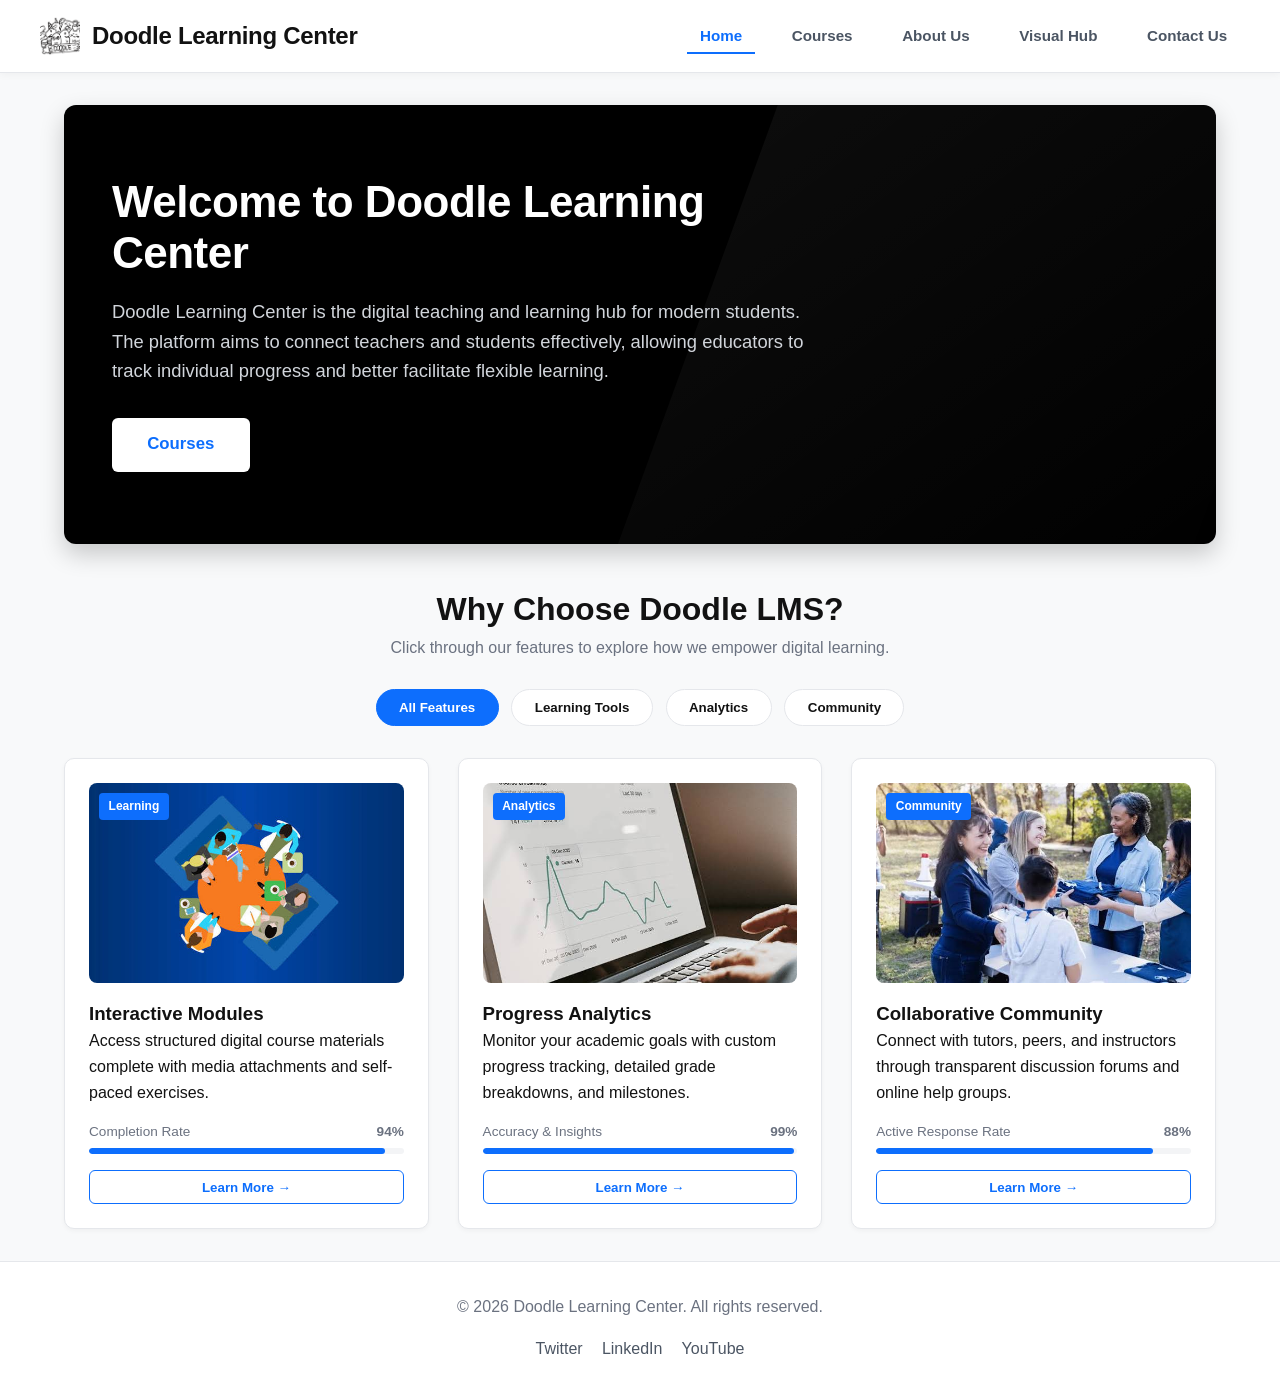
<file: index.html>
<!DOCTYPE html>
<html lang="en">
<head>
  <meta charset="UTF-8">
  <meta name="viewport" content="width=device-width, initial-scale=1.0">
  <title>Doodle Learning Center | Home</title>
  <link rel="stylesheet" href="css/style.css">
  <script src="js/main.js" defer></script>
</head>
<body>

  <header role="banner">
    <div class="header-container">
      <div class="logo-area">
        <img src="images/logo-thumb.png" alt="Doodle Learning Center Logo" class="logo-img">
        <h1>Doodle Learning Center</h1>
      </div>
      <nav role="navigation" aria-label="Main Navigation">
        <ul>
          <li><a href="index.html" class="active">Home</a></li>
          <li><a href="courses.html">Courses</a></li>
          <li><a href="about.html">About Us</a></li>
          <li><a href="media.html">Visual Hub</a></li>
          <li><a href="contact.html">Contact Us</a></li>
        </ul>
      </nav>
    </div>
  </header>

  <main role="main">
    <!-- Sleek DIU-Style Dark Banner -->
    <section class="hero" aria-labelledby="hero-heading">
      <div class="hero-content">
        <h2 id="hero-heading">Welcome to Doodle Learning Center</h2>
        <p>
          Doodle Learning Center is the digital teaching and learning hub for modern students. The platform aims to connect teachers and students effectively, allowing educators to track individual progress and better facilitate flexible learning.
        </p>
        <a href="courses.html" class="btn-hero">Courses</a>
      </div>
    </section>

    <!-- Why Choose Doodle Section -->
    <section class="why-choose-section" aria-labelledby="features-heading">
      <h2 id="features-heading" class="section-title">Why Choose Doodle LMS?</h2>
      <p class="section-subtitle">Click through our features to explore how we empower digital learning.</p>

      <!-- Filter Tabs -->
      <div class="filter-tabs" role="tablist" aria-label="Feature categories">
        <button class="tab-btn active" data-filter="all" role="tab" aria-selected="true">All Features</button>
        <button class="tab-btn" data-filter="learning" role="tab" aria-selected="false">Learning Tools</button>
        <button class="tab-btn" data-filter="analytics" role="tab" aria-selected="false">Analytics</button>
        <button class="tab-btn" data-filter="community" role="tab" aria-selected="false">Community</button>
      </div>

      <!-- Feature Card Grid -->
      <div class="card-grid">
        
        <!-- Card 1 -->
        <article class="card interactive-card" data-category="learning">
          <div class="img-container">
            <img src="images/course-interactive.jpg" alt="Student reading online lessons">
            <span class="badge">Learning</span>
          </div>
          <h3>Interactive Modules</h3>
          <p>Access structured digital course materials complete with media attachments and self-paced exercises.</p>

          <div class="stat-bar">
            <div class="stat-info">
              <span>Completion Rate</span>
              <strong>94%</strong>
            </div>
            <div class="progress-line"><span style="width: 94%;"></span></div>
          </div>

          <button class="btn-learn-more" data-feature="modules">Learn More &rarr;</button>
        </article>

        <!-- Card 2 -->
        <article class="card interactive-card" data-category="analytics">
          <div class="img-container">
            <img src="images/course-analytics.jpg" alt="Analytics dashboard setup">
            <span class="badge">Analytics</span>
          </div>
          <h3>Progress Analytics</h3>
          <p>Monitor your academic goals with custom progress tracking, detailed grade breakdowns, and milestones.</p>

          <div class="stat-bar">
            <div class="stat-info">
              <span>Accuracy & Insights</span>
              <strong>99%</strong>
            </div>
            <div class="progress-line"><span style="width: 99%;"></span></div>
          </div>

          <button class="btn-learn-more" data-feature="analytics">Learn More &rarr;</button>
        </article>

        <!-- Card 3 -->
        <article class="card interactive-card" data-category="community">
          <div class="img-container">
            <img src="images/course-community.jpg" alt="Peer collaboration group discussion">
            <span class="badge">Community</span>
          </div>
          <h3>Collaborative Community</h3>
          <p>Connect with tutors, peers, and instructors through transparent discussion forums and online help groups.</p>

          <div class="stat-bar">
            <div class="stat-info">
              <span>Active Response Rate</span>
              <strong>88%</strong>
            </div>
            <div class="progress-line"><span style="width: 88%;"></span></div>
          </div>

          <button class="btn-learn-more" data-feature="community">Learn More &rarr;</button>
        </article>

      </div>

      <!-- Feature Modal Popup -->
      <div class="modal" id="featureModal" role="dialog" aria-modal="true" aria-labelledby="modalTitle">
        <div class="feature-modal-card">
          <span class="modal-close" id="closeFeatureModal" aria-label="Close modal">&times;</span>
          <h3 id="modalTitle">Feature Details</h3>
          <p id="modalDescription">Detailed information will display here...</p>
          <ul id="modalBullets" class="modal-list"></ul>
        </div>
      </div>
    </section>
  </main>

  <footer role="contentinfo">
    <div class="footer-content">
      <p>&copy; 2026 Doodle Learning Center. All rights reserved.</p>
      <div class="social-links">
        <a href="#" aria-label="Twitter">Twitter</a>
        <a href="#" aria-label="LinkedIn">LinkedIn</a>
        <a href="#" aria-label="YouTube">YouTube</a>
      </div>
    </div>
  </footer>

</body>
</html>
</file>
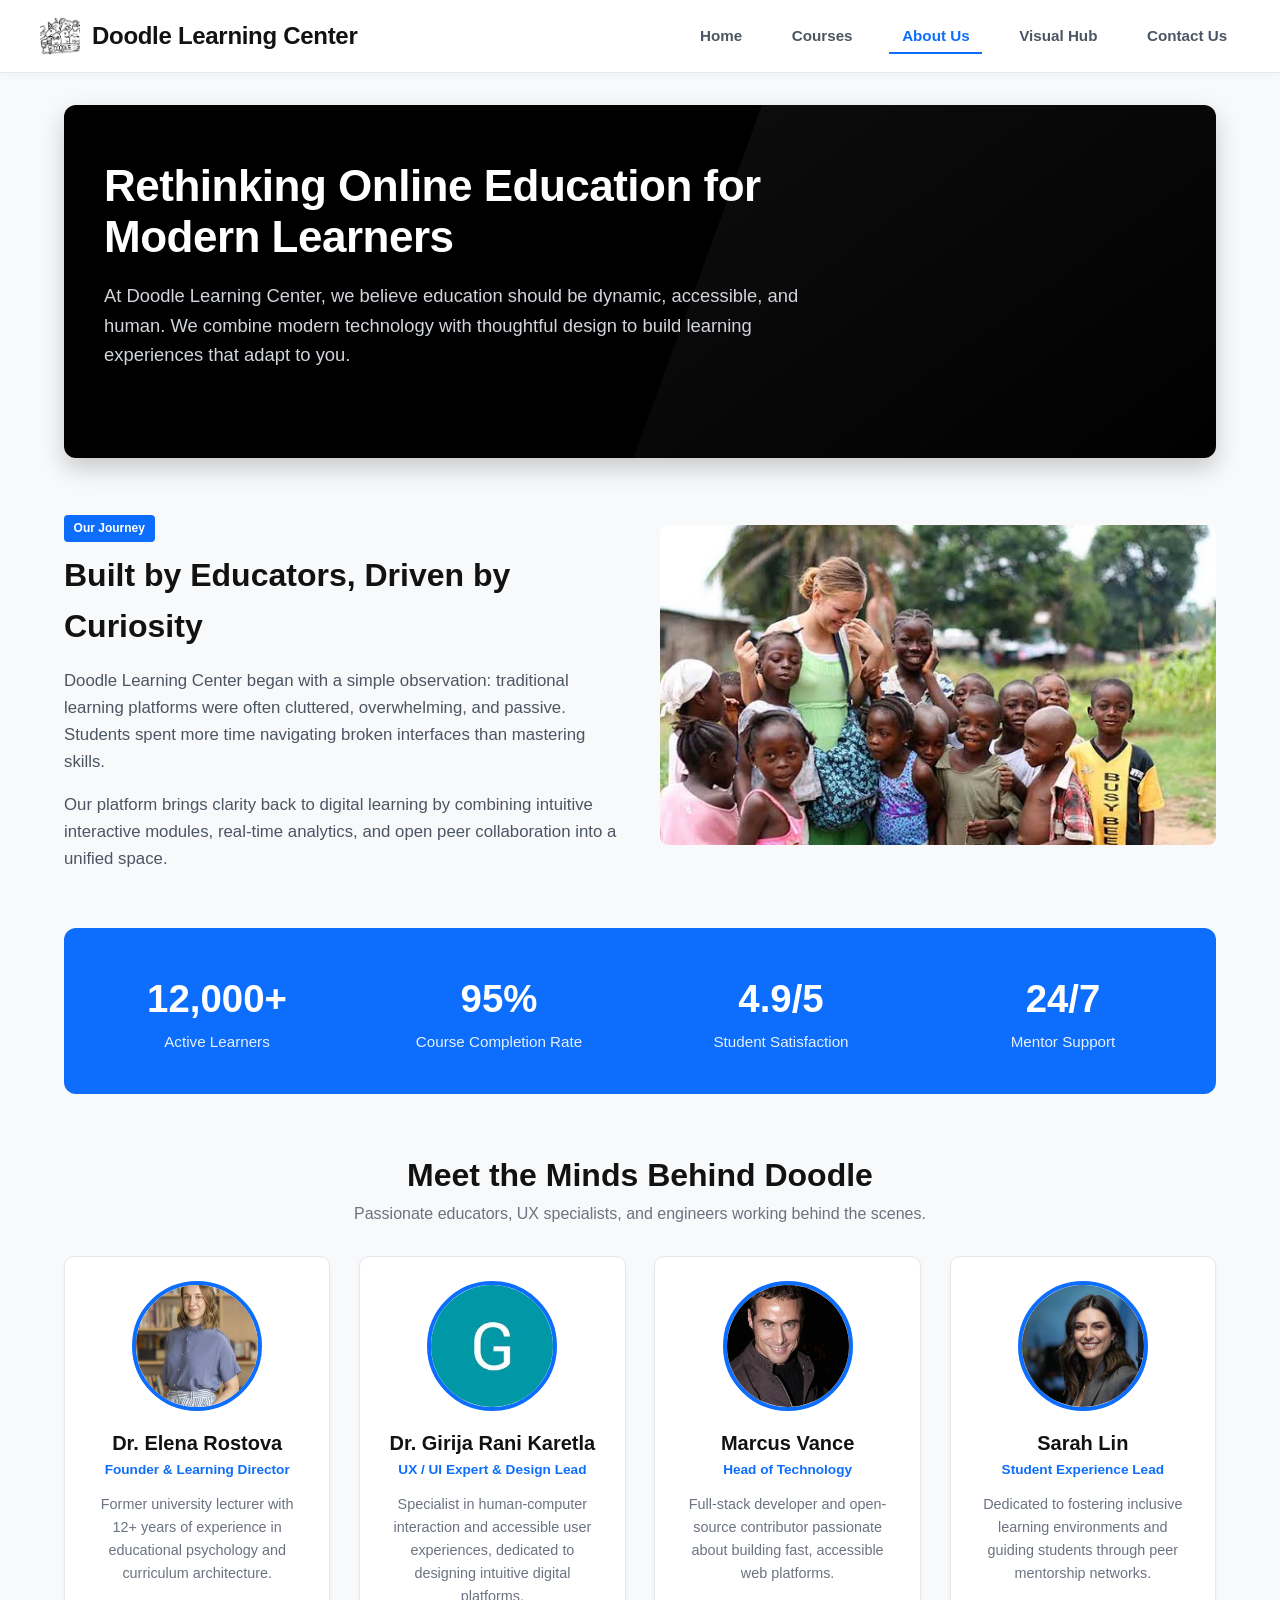
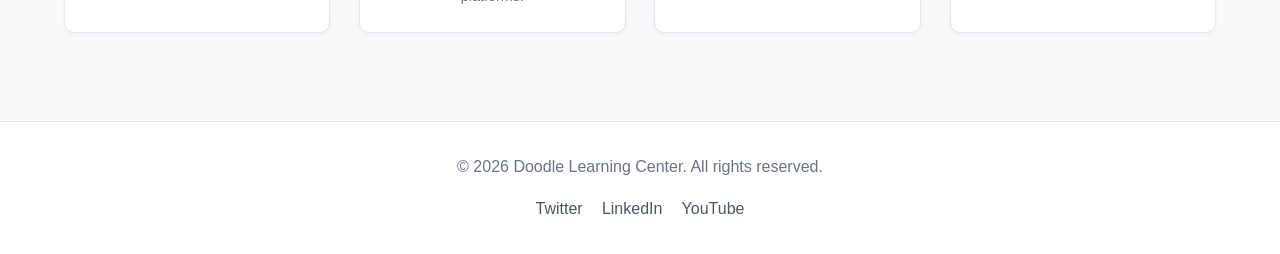
<file: about.html>
<!DOCTYPE html>
<html lang="en">
<head>
  <meta charset="UTF-8">
  <meta name="viewport" content="width=device-width, initial-scale=1.0">
  <title>Doodle Learning Center | About Us</title>
  <link rel="stylesheet" href="css/style.css">
  <script src="js/main.js" defer></script>
</head>
<body>

  <header role="banner">
    <div class="header-container">
      <div class="logo-area">
        <img src="images/logo-thumb.png" alt="Doodle Learning Center Logo" class="logo-img">
        <h1>Doodle Learning Center</h1>
      </div>
      <nav role="navigation" aria-label="Main Navigation">
        <ul>
          <li><a href="index.html">Home</a></li>
          <li><a href="courses.html">Courses</a></li>
          <li><a href="about.html" class="active">About Us</a></li>
          <li><a href="media.html">Visual Hub</a></li>
          <li><a href="contact.html">Contact Us</a></li>
        </ul>
      </nav>
    </div>
  </header>

  <main role="main">
    <section class="hero about-hero" aria-labelledby="about-heading">
      <div class="hero-content">
        <h2 id="about-heading">Rethinking Online Education for Modern Learners</h2>
        <p>
          At Doodle Learning Center, we believe education should be dynamic, accessible, and human. We combine modern technology with thoughtful design to build learning experiences that adapt to you.
        </p>
      </div>
    </section>

    <!-- Story Section -->
    <section class="story-section" aria-labelledby="story-heading">
      <div class="two-column-grid">
        <div class="story-content">
          <span class="badge badge-accent">Our Journey</span>
          <h2 id="story-heading" class="section-title text-left">Built by Educators, Driven by Curiosity</h2>
          <p>
            Doodle Learning Center began with a simple observation: traditional learning platforms were often cluttered, overwhelming, and passive. Students spent more time navigating broken interfaces than mastering skills.
          </p>
          <p>
            Our platform brings clarity back to digital learning by combining intuitive interactive modules, real-time analytics, and open peer collaboration into a unified space.
          </p>
        </div>
        <div class="story-image">
          <div class="img-container feature-img">
            <img src="images/about-mission.jpg" alt="Students collaborating in a bright modern study room">
          </div>
        </div>
      </div>
    </section>

    <!-- Impact Stats Banner -->
    <section class="stats-banner" aria-label="Key Impact Statistics">
      <div class="stats-grid">
        <div class="stat-card">
          <span class="stat-number">12,000+</span>
          <span class="stat-label">Active Learners</span>
        </div>
        <div class="stat-card">
          <span class="stat-number">95%</span>
          <span class="stat-label">Course Completion Rate</span>
        </div>
        <div class="stat-card">
          <span class="stat-number">4.9/5</span>
          <span class="stat-label">Student Satisfaction</span>
        </div>
        <div class="stat-card">
          <span class="stat-number">24/7</span>
          <span class="stat-label">Mentor Support</span>
        </div>
      </div>
    </section>

    <!-- Faculty Team Section -->
    <section class="team-section" aria-labelledby="team-heading">
      <h2 id="team-heading" class="section-title">Meet the Minds Behind Doodle</h2>
      <p class="section-subtitle">Passionate educators, UX specialists, and engineers working behind the scenes.</p>

      <div class="card-grid team-grid">
        
        <!-- Team Member 1 -->
        <article class="card team-card">
          <div class="team-img-wrapper">
            <img src="images/team-1.jpg" alt="Portrait of Dr. Elena Rostova">
          </div>
          <h3>Dr. Elena Rostova</h3>
          <span class="team-role">Founder & Learning Director</span>
          <p>Former university lecturer with 12+ years of experience in educational psychology and curriculum architecture.</p>
        </article>

        <!-- Team Member 2: Dr. Girija Rani Karetla -->
        <article class="card team-card">
          <div class="team-img-wrapper">
            <img src="images/team-4.jpg" alt="Portrait of Dr. Girija Rani Karetla">
          </div>
          <h3>Dr. Girija Rani Karetla</h3>
          <span class="team-role">UX / UI Expert & Design Lead</span>
          <p>Specialist in human-computer interaction and accessible user experiences, dedicated to designing intuitive digital platforms.</p>
        </article>

        <!-- Team Member 3 -->
        <article class="card team-card">
          <div class="team-img-wrapper">
            <img src="images/team-2.jpg" alt="Portrait of Marcus Vance">
          </div>
          <h3>Marcus Vance</h3>
          <span class="team-role">Head of Technology</span>
          <p>Full-stack developer and open-source contributor passionate about building fast, accessible web platforms.</p>
        </article>

        <!-- Team Member 4 -->
        <article class="card team-card">
          <div class="team-img-wrapper">
            <img src="images/team-3.jpg" alt="Portrait of Sarah Lin">
          </div>
          <h3>Sarah Lin</h3>
          <span class="team-role">Student Experience Lead</span>
          <p>Dedicated to fostering inclusive learning environments and guiding students through peer mentorship networks.</p>
        </article>

      </div>
    </section>
  </main>

  <footer role="contentinfo">
    <div class="footer-content">
      <p>&copy; 2026 Doodle Learning Center. All rights reserved.</p>
      <div class="social-links">
        <a href="#" aria-label="Twitter">Twitter</a>
        <a href="#" aria-label="LinkedIn">LinkedIn</a>
        <a href="#" aria-label="YouTube">YouTube</a>
      </div>
    </div>
  </footer>

</body>
</html>
</file>
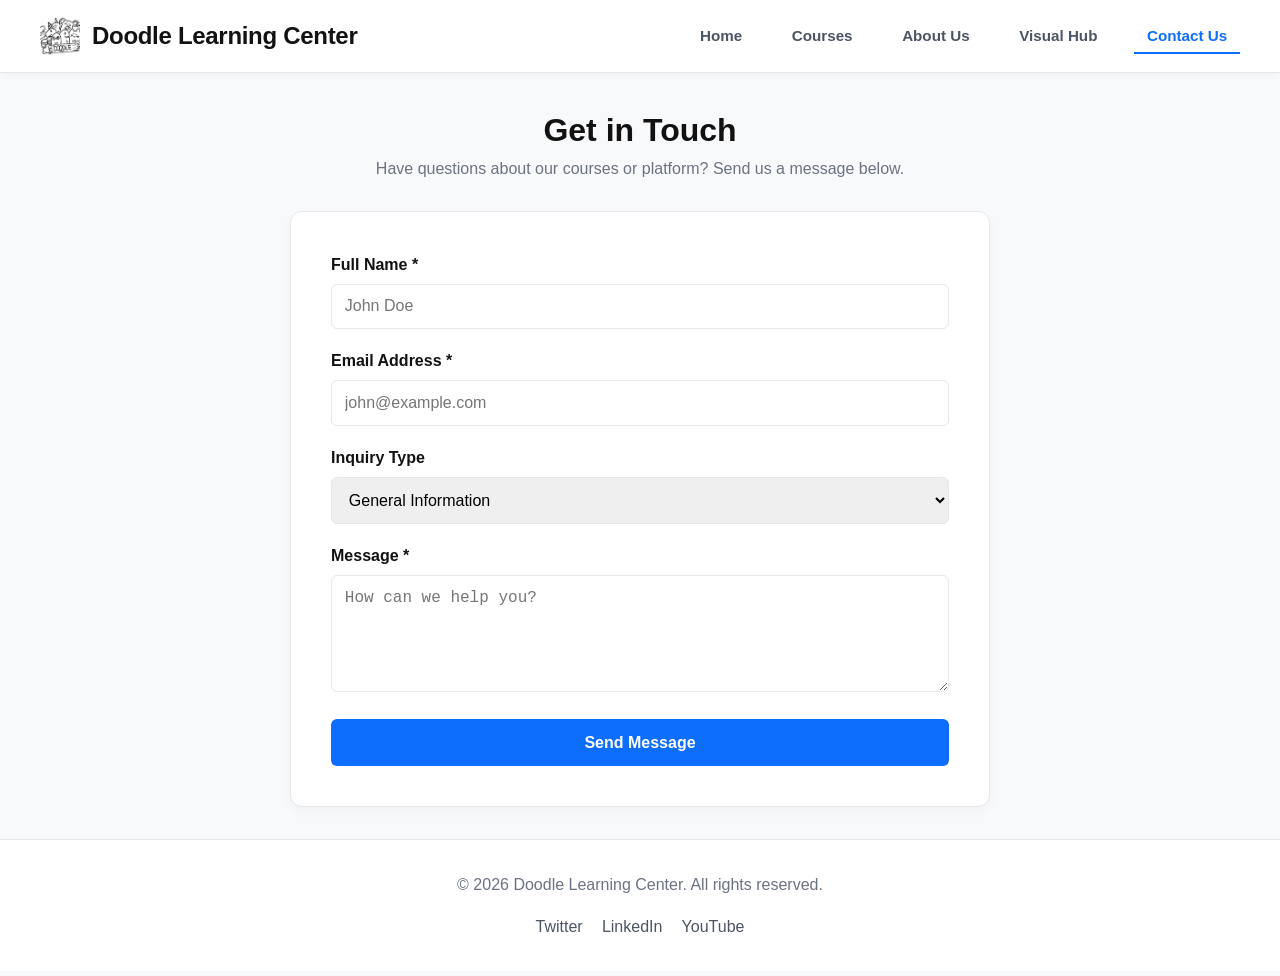
<file: contact.html>
<!DOCTYPE html>
<html lang="en">
<head>
  <meta charset="UTF-8">
  <meta name="viewport" content="width=device-width, initial-scale=1.0">
  <title>Doodle Learning Center | Contact Us</title>
  <link rel="stylesheet" href="css/style.css">
  <script src="js/main.js" defer></script>
</head>
<body>

  <header role="banner">
    <div class="header-container">
      <div class="logo-area">
        <img src="images/logo-thumb.png" alt="Doodle Learning Center Logo" class="logo-img">
        <h1>Doodle Learning Center</h1>
      </div>
      <nav role="navigation" aria-label="Main Navigation">
        <ul>
          <li><a href="index.html">Home</a></li>
          <li><a href="courses.html">Courses</a></li>
          <li><a href="about.html">About Us</a></li>
          <li><a href="media.html">Visual Hub</a></li>
          <li><a href="contact.html" class="active">Contact Us</a></li>
        </ul>
      </nav>
    </div>
  </header>

  <main role="main">
    <section aria-labelledby="contact-heading">
      <h2 id="contact-heading" class="section-title">Get in Touch</h2>
      <p class="section-subtitle">Have questions about our courses or platform? Send us a message below.</p>

      <div class="form-container">
        <form id="contactForm" novalidate>
          
          <div class="form-group">
            <label for="fullName">Full Name *</label>
            <input type="text" id="fullName" name="fullName" required placeholder="John Doe">
            <span class="error-message" id="nameError"></span>
          </div>

          <div class="form-group">
            <label for="emailAddress">Email Address *</label>
            <input type="email" id="emailAddress" name="emailAddress" required placeholder="john@example.com">
            <span class="error-message" id="emailError"></span>
          </div>

          <div class="form-group">
            <label for="subject">Inquiry Type</label>
            <select id="subject" name="subject">
              <option value="general">General Information</option>
              <option value="enrollment">Course Enrollment</option>
              <option value="technical">Technical Support</option>
            </select>
          </div>

          <div class="form-group">
            <label for="message">Message *</label>
            <textarea id="message" name="message" rows="5" required placeholder="How can we help you?"></textarea>
            <span class="error-message" id="messageError"></span>
          </div>

          <button type="submit" class="btn-submit">Send Message</button>
          
          <div id="formFeedback" role="status"></div>
        </form>
      </div>
    </section>
  </main>

  <footer role="contentinfo">
    <div class="footer-content">
      <p>&copy; 2026 Doodle Learning Center. All rights reserved.</p>
      <div class="social-links">
        <a href="#" aria-label="Twitter">Twitter</a>
        <a href="#" aria-label="LinkedIn">LinkedIn</a>
        <a href="#" aria-label="YouTube">YouTube</a>
      </div>
    </div>
  </footer>

</body>
</html>
</file>
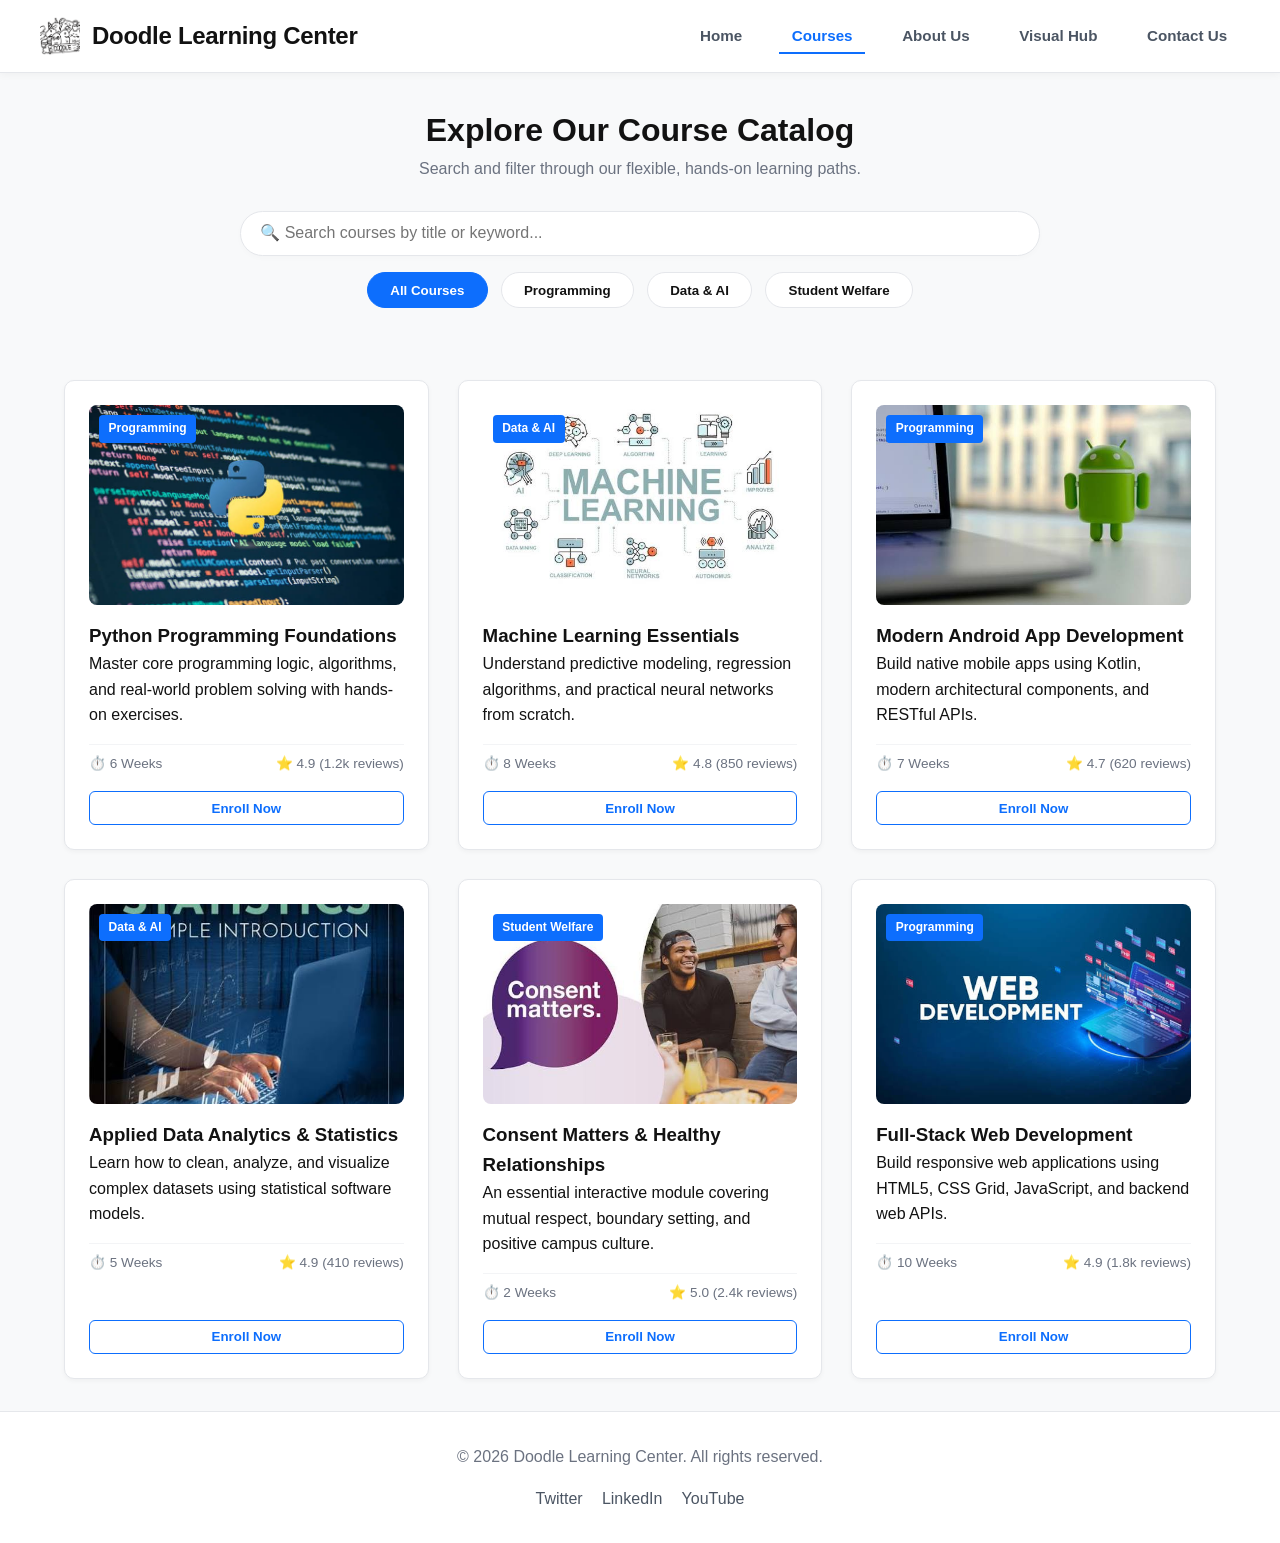
<file: courses.html>
<!DOCTYPE html>
<html lang="en">
<head>
  <meta charset="UTF-8">
  <meta name="viewport" content="width=device-width, initial-scale=1.0">
  <title>Doodle Learning Center | Course Catalog</title>
  <link rel="stylesheet" href="css/style.css">
  <script src="js/main.js" defer></script>
</head>
<body>

  <header role="banner">
    <div class="header-container">
      <div class="logo-area">
        <img src="images/logo-thumb.png" alt="Doodle Learning Center Logo" class="logo-img">
        <h1>Doodle Learning Center</h1>
      </div>
      <nav role="navigation" aria-label="Main Navigation">
        <ul>
          <li><a href="index.html">Home</a></li>
          <li><a href="courses.html" class="active">Courses</a></li>
          <li><a href="about.html">About Us</a></li>
          <li><a href="media.html">Visual Hub</a></li>
          <li><a href="contact.html">Contact Us</a></li>
        </ul>
      </nav>
    </div>
  </header>

  <main role="main">
    <section aria-labelledby="catalog-heading">
      <h2 id="catalog-heading" class="section-title">Explore Our Course Catalog</h2>
      <p class="section-subtitle">Search and filter through our flexible, hands-on learning paths.</p>

      <!-- Live Search & Filters -->
      <div class="course-controls">
        <div class="search-box">
          <input type="text" id="courseSearch" placeholder="🔍 Search courses by title or keyword..." aria-label="Search courses">
        </div>

        <div class="filter-tabs" role="tablist" aria-label="Course Categories">
          <button class="course-tab-btn active" data-category="all" role="tab" aria-selected="true">All Courses</button>
          <button class="course-tab-btn" data-category="programming" role="tab" aria-selected="false">Programming</button>
          <button class="course-tab-btn" data-category="data" role="tab" aria-selected="false">Data & AI</button>
          <button class="course-tab-btn" data-category="welfare" role="tab" aria-selected="false">Student Welfare</button>
        </div>
      </div>

      <!-- Course Cards Container -->
      <div class="card-grid" id="courseGrid">

        <!-- Course 1 -->
        <article class="card course-card" data-category="programming" data-title="Python Programming Foundations">
          <div class="img-container">
            <img src="images/course-python.jpg" alt="Laptop screen displaying Python code">
            <span class="badge">Programming</span>
          </div>
          <h3>Python Programming Foundations</h3>
          <p>Master core programming logic, algorithms, and real-world problem solving with hands-on exercises.</p>
          <div class="course-meta">
            <span>⏱️ 6 Weeks</span>
            <span>⭐ 4.9 (1.2k reviews)</span>
          </div>
          <button class="btn-learn-more">Enroll Now</button>
        </article>

        <!-- Course 2 -->
        <article class="card course-card" data-category="data" data-title="Machine Learning Essentials">
          <div class="img-container">
            <img src="images/course-machine-learning.jpg" alt="Abstract neural network graphic">
            <span class="badge">Data & AI</span>
          </div>
          <h3>Machine Learning Essentials</h3>
          <p>Understand predictive modeling, regression algorithms, and practical neural networks from scratch.</p>
          <div class="course-meta">
            <span>⏱️ 8 Weeks</span>
            <span>⭐ 4.8 (850 reviews)</span>
          </div>
          <button class="btn-learn-more">Enroll Now</button>
        </article>

        <!-- Course 3 -->
        <article class="card course-card" data-category="programming" data-title="Modern Android Application Development">
          <div class="img-container">
            <img src="images/course-android.jpg" alt="Smartphone displaying mobile app UI">
            <span class="badge">Programming</span>
          </div>
          <h3>Modern Android App Development</h3>
          <p>Build native mobile apps using Kotlin, modern architectural components, and RESTful APIs.</p>
          <div class="course-meta">
            <span>⏱️ 7 Weeks</span>
            <span>⭐ 4.7 (620 reviews)</span>
          </div>
          <button class="btn-learn-more">Enroll Now</button>
        </article>

        <!-- Course 4 -->
        <article class="card course-card" data-category="data" data-title="Applied Data Analytics and Statistics">
          <div class="img-container">
            <img src="images/course-statistics.jpg" alt="Data charts and analytics screen">
            <span class="badge">Data & AI</span>
          </div>
          <h3>Applied Data Analytics & Statistics</h3>
          <p>Learn how to clean, analyze, and visualize complex datasets using statistical software models.</p>
          <div class="course-meta">
            <span>⏱️ 5 Weeks</span>
            <span>⭐ 4.9 (410 reviews)</span>
          </div>
          <button class="btn-learn-more">Enroll Now</button>
        </article>

        <!-- Course 5 -->
        <article class="card course-card" data-category="welfare" data-title="Consent Matters Healthy Relationships">
          <div class="img-container">
            <img src="images/course-consent-matters.jpg" alt="Students sitting together in discussion">
            <span class="badge">Student Welfare</span>
          </div>
          <h3>Consent Matters & Healthy Relationships</h3>
          <p>An essential interactive module covering mutual respect, boundary setting, and positive campus culture.</p>
          <div class="course-meta">
            <span>⏱️ 2 Weeks</span>
            <span>⭐ 5.0 (2.4k reviews)</span>
          </div>
          <button class="btn-learn-more">Enroll Now</button>
        </article>

        <!-- Course 6 -->
        <article class="card course-card" data-category="programming" data-title="Full-Stack Web Development">
          <div class="img-container">
            <img src="images/course-webdev.jpg" alt="Web code editor display">
            <span class="badge">Programming</span>
          </div>
          <h3>Full-Stack Web Development</h3>
          <p>Build responsive web applications using HTML5, CSS Grid, JavaScript, and backend web APIs.</p>
          <div class="course-meta">
            <span>⏱️ 10 Weeks</span>
            <span>⭐ 4.9 (1.8k reviews)</span>
          </div>
          <button class="btn-learn-more">Enroll Now</button>
        </article>

      </div>

      <div id="noResultsMsg" class="no-results" style="display: none;">
        <p>No courses match your search criteria. Try typing a different keyword or choosing another category.</p>
      </div>
    </section>
  </main>

  <footer role="contentinfo">
    <div class="footer-content">
      <p>&copy; 2026 Doodle Learning Center. All rights reserved.</p>
      <div class="social-links">
        <a href="#" aria-label="Twitter">Twitter</a>
        <a href="#" aria-label="LinkedIn">LinkedIn</a>
        <a href="#" aria-label="YouTube">YouTube</a>
      </div>
    </div>
  </footer>

</body>
</html>
</file>
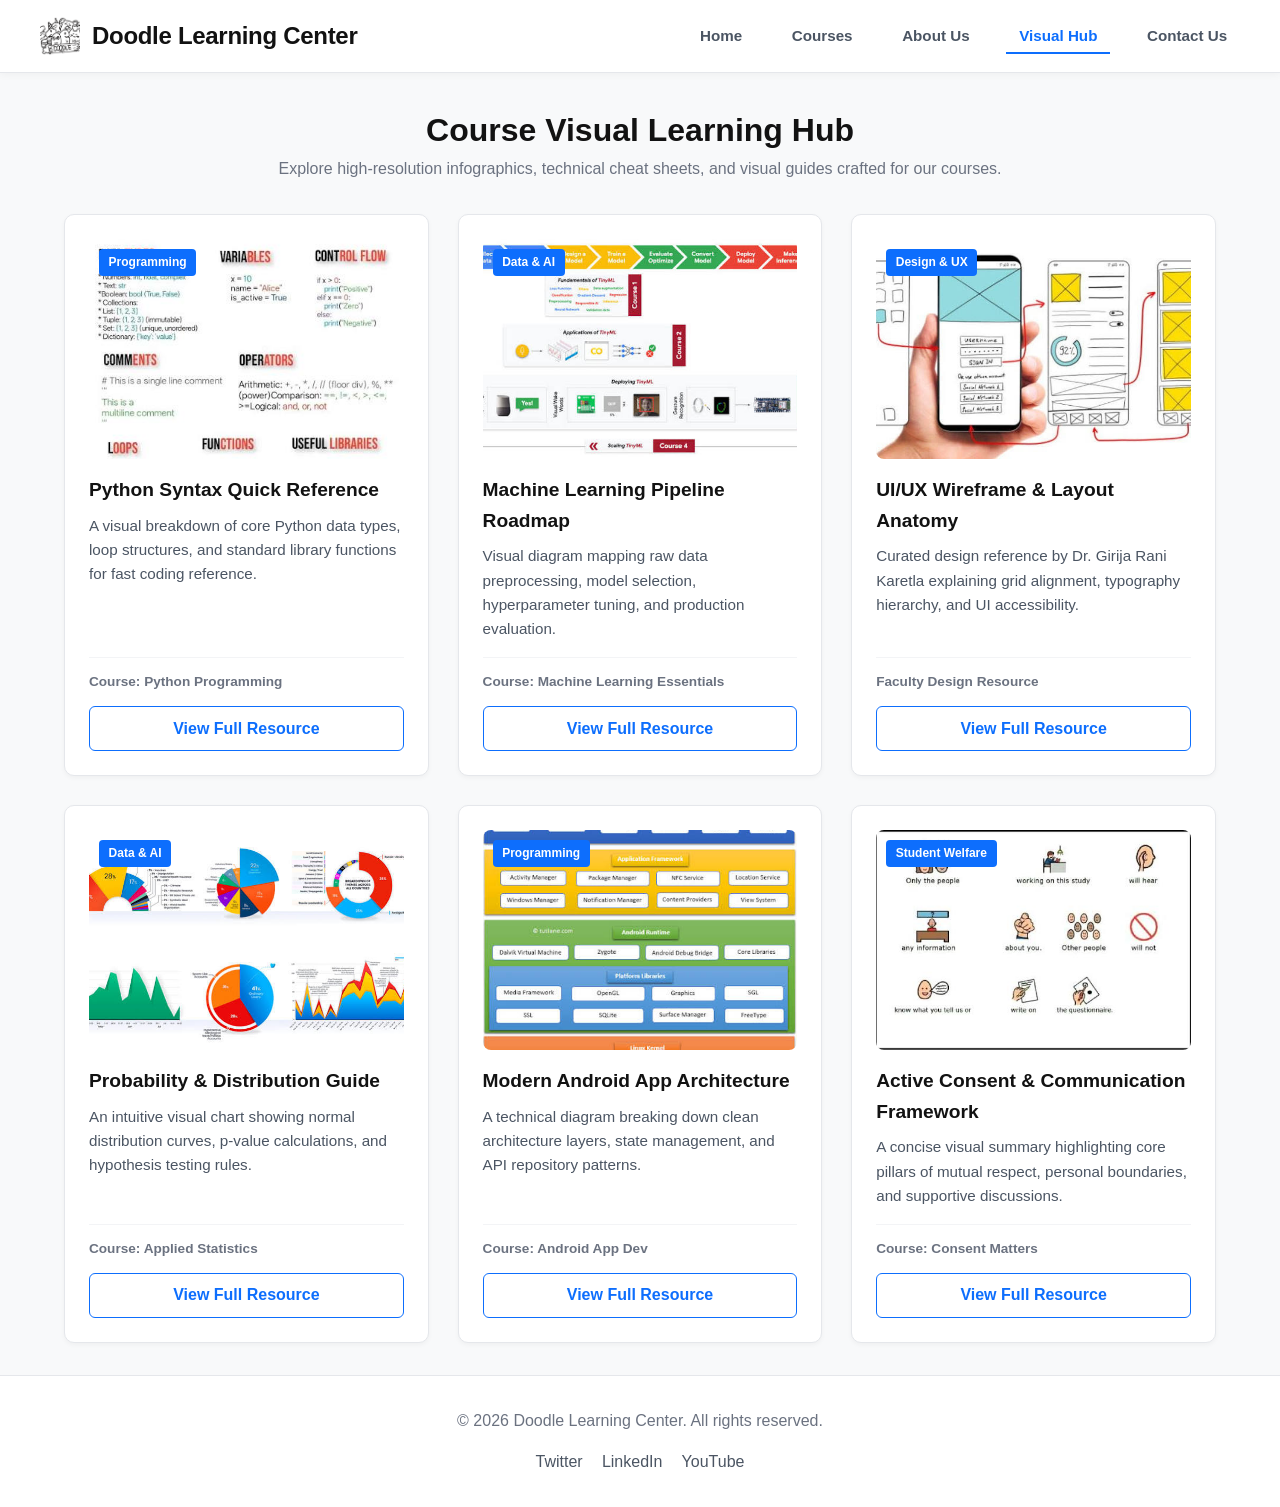
<file: media.html>
<!DOCTYPE html>
<html lang="en">
<head>
  <meta charset="UTF-8">
  <meta name="viewport" content="width=device-width, initial-scale=1.0">
  <title>Doodle Learning Center | Visual Learning Hub</title>
  <link rel="stylesheet" href="css/style.css">
  <script src="js/main.js" defer></script>
</head>
<body>

  <header role="banner">
    <div class="header-container">
      <div class="logo-area">
        <img src="images/logo-thumb.png" alt="Doodle Learning Center Logo" class="logo-img">
        <h1>Doodle Learning Center</h1>
      </div>
      <nav role="navigation" aria-label="Main Navigation">
        <ul>
          <li><a href="index.html">Home</a></li>
          <li><a href="courses.html">Courses</a></li>
          <li><a href="about.html">About Us</a></li>
          <li><a href="media.html" class="active">Visual Hub</a></li>
          <li><a href="contact.html">Contact Us</a></li>
        </ul>
      </nav>
    </div>
  </header>

  <main role="main">
    <section aria-labelledby="hub-heading">
      <h2 id="hub-heading" class="section-title">Course Visual Learning Hub</h2>
      <p class="section-subtitle">Explore high-resolution infographics, technical cheat sheets, and visual guides crafted for our courses.</p>

      <div class="card-grid hub-grid">

        <!-- Asset 1 -->
        <article class="card hub-card">
          <div class="hub-img-container">
            <img src="images/visual-python-cheatsheet.jpg" alt="Python syntax cheat sheet diagram">
            <span class="badge">Programming</span>
          </div>
          <h3>Python Syntax Quick Reference</h3>
          <p>A visual breakdown of core Python data types, loop structures, and standard library functions for fast coding reference.</p>
          <div class="hub-card-footer">
            <span class="asset-meta">Course: Python Programming</span>
            <a href="images/visual-python-cheatsheet.jpg" target="_blank" class="btn-learn-more" style="text-align: center; text-decoration: none;">View Full Resource</a>
          </div>
        </article>

        <!-- Asset 2 -->
        <article class="card hub-card">
          <div class="hub-img-container">
            <img src="images/visual-ml-workflow.jpg" alt="Machine learning pipeline diagram">
            <span class="badge">Data & AI</span>
          </div>
          <h3>Machine Learning Pipeline Roadmap</h3>
          <p>Visual diagram mapping raw data preprocessing, model selection, hyperparameter tuning, and production evaluation.</p>
          <div class="hub-card-footer">
            <span class="asset-meta">Course: Machine Learning Essentials</span>
            <a href="images/visual-ml-workflow.jpg" target="_blank" class="btn-learn-more" style="text-align: center; text-decoration: none;">View Full Resource</a>
          </div>
        </article>

        <!-- Asset 3 -->
        <article class="card hub-card">
          <div class="hub-img-container">
            <img src="images/visual-ux-wireframe.jpg" alt="UX wireframe diagram">
            <span class="badge">Design & UX</span>
          </div>
          <h3>UI/UX Wireframe & Layout Anatomy</h3>
          <p>Curated design reference by Dr. Girija Rani Karetla explaining grid alignment, typography hierarchy, and UI accessibility.</p>
          <div class="hub-card-footer">
            <span class="asset-meta">Faculty Design Resource</span>
            <a href="images/visual-ux-wireframe.jpg" target="_blank" class="btn-learn-more" style="text-align: center; text-decoration: none;">View Full Resource</a>
          </div>
        </article>

        <!-- Asset 4 -->
        <article class="card hub-card">
          <div class="hub-img-container">
            <img src="images/visual-statistics-chart.jpg" alt="Statistical distribution chart">
            <span class="badge">Data & AI</span>
          </div>
          <h3>Probability & Distribution Guide</h3>
          <p>An intuitive visual chart showing normal distribution curves, p-value calculations, and hypothesis testing rules.</p>
          <div class="hub-card-footer">
            <span class="asset-meta">Course: Applied Statistics</span>
            <a href="images/visual-statistics-chart.jpg" target="_blank" class="btn-learn-more" style="text-align: center; text-decoration: none;">View Full Resource</a>
          </div>
        </article>

        <!-- Asset 5 -->
        <article class="card hub-card">
          <div class="hub-img-container">
            <img src="images/visual-android-architecture.jpg" alt="Android architecture diagram">
            <span class="badge">Programming</span>
          </div>
          <h3>Modern Android App Architecture</h3>
          <p>A technical diagram breaking down clean architecture layers, state management, and API repository patterns.</p>
          <div class="hub-card-footer">
            <span class="asset-meta">Course: Android App Dev</span>
            <a href="images/visual-android-architecture.jpg" target="_blank" class="btn-learn-more" style="text-align: center; text-decoration: none;">View Full Resource</a>
          </div>
        </article>

        <!-- Asset 6 -->
        <article class="card hub-card">
          <div class="hub-img-container">
            <img src="images/visual-consent-guide.jpg" alt="Active consent framework infographic">
            <span class="badge">Student Welfare</span>
          </div>
          <h3>Active Consent & Communication Framework</h3>
          <p>A concise visual summary highlighting core pillars of mutual respect, personal boundaries, and supportive discussions.</p>
          <div class="hub-card-footer">
            <span class="asset-meta">Course: Consent Matters</span>
            <a href="images/visual-consent-guide.jpg" target="_blank" class="btn-learn-more" style="text-align: center; text-decoration: none;">View Full Resource</a>
          </div>
        </article>

      </div>
    </section>
  </main>

  <footer role="contentinfo">
    <div class="footer-content">
      <p>&copy; 2026 Doodle Learning Center. All rights reserved.</p>
      <div class="social-links">
        <a href="#" aria-label="Twitter">Twitter</a>
        <a href="#" aria-label="LinkedIn">LinkedIn</a>
        <a href="#" aria-label="YouTube">YouTube</a>
      </div>
    </div>
  </footer>

</body>
</html>
</file>
<file: css/style.css>
/* ==========================================================================
   DOODLE LEARNING CENTER - HIGH CONTRAST MODERN THEME
   ========================================================================== */

:root {
  --primary-color: #000000;         /* Deep black hero / text */
  --secondary-color: #0d6efd;       /* DIU Blue accent for buttons/active links */
  --accent-color: #0d6efd;          /* Matching blue accent */
  --header-bg: #ffffff;             /* Crisp white header */
  --bg-light: #f8f9fa;              /* Off-white background */
  --text-dark: #121212;             /* Crisp dark text */
  --text-light: #ffffff;            /* Pure white text */
  --border-light: #e5e7eb;          /* Soft border divider */
  --error-color: #d90429;
  --success-color: #38b000;
  --font-main: 'Segoe UI', Tahoma, Geneva, Verdana, sans-serif;
}

* {
  box-sizing: border-box;
  margin: 0;
  padding: 0;
}

body {
  font-family: var(--font-main);
  line-height: 1.6;
  color: var(--text-dark);
  background-color: var(--bg-light);
  display: flex;
  flex-direction: column;
  min-height: 100vh;
}

/* Accessibility Focus States */
a:focus, button:focus, input:focus, textarea:focus, select:focus {
  outline: 3px solid var(--secondary-color);
  outline-offset: 2px;
}

/* ==========================================================================
   HEADER & NAVIGATION
   ========================================================================== */

header {
  background: var(--header-bg);
  color: var(--text-dark);
  padding: 1rem 2rem;
  border-bottom: 1px solid var(--border-light);
  box-shadow: 0 2px 8px rgba(0, 0, 0, 0.04);
}

.header-container {
  max-width: 1200px;
  margin: 0 auto;
  display: flex;
  justify-content: space-between;
  align-items: center;
  flex-wrap: wrap;
}

/*.logo-area {
  display: flex;
  align-items: center;
  gap: 12px;
}

.logo-icon {
  width: 42px;
  height: 42px;
  background-color: var(--secondary-color);
  border-radius: 8px;
  display: flex;
  align-items: center;
  justify-content: center;
  font-weight: 700;
  font-size: 1.3rem;
  color: var(--text-light);
}*/
/* Logo Thumbnail Styling */
.logo-area {
  display: flex;
  align-items: center;
  gap: 12px;
}

.logo-img {
  width: 40px;
  height: 40px;
  border-radius: 8px; /* Retains the sleek rounded box aesthetic */
  object-fit: cover;  /* Keeps the image aspect ratio crisp */
  display: block;
}

header h1 {
  font-size: 1.5rem;
  font-weight: 700;
  color: var(--text-dark);
  letter-spacing: -0.3px;
}

nav ul {
  display: flex;
  list-style: none;
  gap: 1.5rem;
  align-items: center;
}

nav a {
  color: #4b5563;
  text-decoration: none;
  font-weight: 600;
  font-size: 0.95rem;
  padding: 0.5rem 0.8rem;
  border-radius: 6px;
  transition: color 0.2s ease, background-color 0.2s ease;
}

nav a:hover {
  color: var(--secondary-color);
}

nav a.active {
  color: var(--secondary-color);
  border-bottom: 2px solid var(--secondary-color);
  border-radius: 0;
}

/* ==========================================================================
   MAIN & HERO BANNER
   ========================================================================== */

main {
  flex: 1;
  max-width: 1200px;
  width: 100%;
  margin: 2rem auto;
  padding: 0 1.5rem;
}

.hero {
  background: #000000;
  color: var(--text-light);
  padding: 4.5rem 3rem;
  border-radius: 12px;
  text-align: left;
  margin-bottom: 2.5rem;
  box-shadow: 0 10px 25px rgba(0, 0, 0, 0.2);
  position: relative;
  overflow: hidden;
}

.about-hero {
  padding: 3.5rem 2.5rem;
}

.hero::after {
  content: "";
  position: absolute;
  right: -5%;
  top: -20%;
  width: 50%;
  height: 140%;
  background: linear-gradient(135deg, rgba(255, 255, 255, 0.05), transparent);
  transform: skewX(-20deg);
  pointer-events: none;
}

.hero-content {
  max-width: 700px;
  position: relative;
  z-index: 2;
}

.hero h2 {
  font-size: 2.75rem;
  font-weight: 800;
  line-height: 1.15;
  letter-spacing: -0.5px;
  margin-bottom: 1.2rem;
  color: #ffffff;
}

.hero p {
  font-size: 1.15rem;
  color: #d1d5db;
  line-height: 1.6;
  margin-bottom: 2rem;
}

.btn-hero {
  display: inline-block;
  background-color: #ffffff;
  color: var(--secondary-color);
  font-weight: 700;
  font-size: 1.05rem;
  padding: 0.85rem 2.2rem;
  border-radius: 6px;
  text-decoration: none;
  transition: transform 0.2s ease, box-shadow 0.2s ease, background-color 0.2s ease;
  box-shadow: 0 4px 12px rgba(0, 0, 0, 0.15);
}

.btn-hero:hover {
  background-color: #f3f4f6;
  transform: translateY(-2px);
  box-shadow: 0 6px 16px rgba(0, 0, 0, 0.25);
}

.img-container {
  width: 100%;
  height: 200px;
  background-color: #e9ecef;
  border-radius: 8px;
  overflow: hidden;
  margin-bottom: 1rem;
  position: relative;
}

.img-container img {
  width: 100%;
  height: 100%;
  object-fit: cover;
}

/* ==========================================================================
   CARD GRID & FILTER TABS
   ========================================================================== */

.section-title {
  color: var(--text-dark);
  font-size: 2rem;
  font-weight: 700;
  text-align: center;
}

.text-left {
  text-align: left;
}

.section-subtitle {
  color: #6b7280;
  margin-bottom: 1.8rem;
  text-align: center;
}

.filter-tabs {
  display: flex;
  justify-content: center;
  gap: 0.8rem;
  margin-bottom: 2rem;
  flex-wrap: wrap;
}

.tab-btn, .course-tab-btn {
  background: #ffffff;
  border: 1px solid var(--border-light);
  padding: 0.6rem 1.4rem;
  border-radius: 20px;
  font-weight: 600;
  color: var(--text-dark);
  cursor: pointer;
  transition: all 0.2s ease;
}

.tab-btn:hover, .tab-btn.active, .course-tab-btn:hover, .course-tab-btn.active {
  background: var(--secondary-color);
  color: var(--text-light);
  border-color: var(--secondary-color);
}

.card-grid {
  display: grid;
  grid-template-columns: repeat(auto-fit, minmax(280px, 1fr));
  gap: 1.8rem;
}

.card {
  background: #ffffff;
  border: 1px solid var(--border-light);
  border-radius: 10px;
  padding: 1.5rem;
  box-shadow: 0 2px 5px rgba(0, 0, 0, 0.04);
  transition: transform 0.2s ease, box-shadow 0.2s ease;
  display: flex;
  flex-direction: column;
}

.card:hover {
  transform: translateY(-4px);
  box-shadow: 0 10px 20px rgba(0, 0, 0, 0.08);
}

.badge {
  position: absolute;
  top: 10px;
  left: 10px;
  background: var(--secondary-color);
  color: #fff;
  padding: 0.25rem 0.6rem;
  font-size: 0.75rem;
  font-weight: 700;
  border-radius: 4px;
}

.badge-accent {
  position: static;
  display: inline-block;
  margin-bottom: 0.5rem;
}

.stat-bar {
  margin: 1rem 0;
}

.stat-info {
  display: flex;
  justify-content: space-between;
  font-size: 0.85rem;
  margin-bottom: 0.3rem;
  color: #6b7280;
}

.progress-line {
  height: 6px;
  background: #f3f4f6;
  border-radius: 10px;
  overflow: hidden;
}

.progress-line span {
  display: block;
  height: 100%;
  background: var(--secondary-color);
  border-radius: 10px;
}

.btn-learn-more {
  margin-top: auto;
  background: transparent;
  border: 1px solid var(--secondary-color);
  color: var(--secondary-color);
  padding: 0.55rem 1rem;
  border-radius: 6px;
  font-weight: 600;
  cursor: pointer;
  transition: background 0.2s ease, color 0.2s ease;
}

.btn-learn-more:hover {
  background: var(--secondary-color);
  color: var(--text-light);
}

/* ==========================================================================
   ABOUT PAGE LAYOUTS (STORY, STATS, TEAM)
   ========================================================================== */

.story-section {
  margin: 3.5rem 0;
}

.two-column-grid {
  display: grid;
  grid-template-columns: 1fr 1fr;
  gap: 2.5rem;
  align-items: center;
}

.story-content p {
  margin-top: 1rem;
  color: #4b5563;
  font-size: 1.05rem;
}

.feature-img {
  height: 320px;
}

.stats-banner {
  background: var(--secondary-color);
  color: var(--text-light);
  border-radius: 12px;
  padding: 2.5rem 1.5rem;
  margin: 3.5rem 0;
}

.stats-grid {
  display: grid;
  grid-template-columns: repeat(auto-fit, minmax(180px, 1fr));
  gap: 1.5rem;
  text-align: center;
}

.stat-card {
  display: flex;
  flex-direction: column;
}

.stat-number {
  font-size: 2.4rem;
  font-weight: 800;
}

.stat-label {
  font-size: 0.95rem;
  opacity: 0.9;
}

.team-section {
  margin: 3.5rem 0;
}

.team-grid {
  grid-template-columns: repeat(auto-fit, minmax(240px, 1fr));
}

.team-card {
  text-align: center;
  align-items: center;
}

.team-img-wrapper {
  width: 130px;
  height: 130px;
  border-radius: 50%;
  overflow: hidden;
  margin-bottom: 1rem;
  border: 4px solid var(--secondary-color);
}

.team-img-wrapper img {
  width: 100%;
  height: 100%;
  object-fit: cover;
}

.team-card h3 {
  font-size: 1.25rem;
}

.team-role {
  color: var(--secondary-color);
  font-weight: 700;
  font-size: 0.85rem;
  margin-bottom: 0.8rem;
  display: inline-block;
}

.team-card p {
  color: #6b7280;
  font-size: 0.9rem;
}

/* ==========================================================================
   COURSES CATALOG PAGE STYLES
   ========================================================================== */

.course-controls {
  margin: 1.5rem auto 2.5rem auto;
  max-width: 800px;
  display: flex;
  flex-direction: column;
  gap: 1rem;
  align-items: center;
}

.search-box {
  width: 100%;
}

.search-box input {
  width: 100%;
  padding: 0.8rem 1.2rem;
  border: 1px solid var(--border-light);
  border-radius: 25px;
  font-size: 1rem;
  box-shadow: 0 2px 6px rgba(0,0,0,0.02);
}

.search-box input:focus {
  border-color: var(--secondary-color);
  outline: none;
}

.course-meta {
  display: flex;
  justify-content: space-between;
  font-size: 0.85rem;
  color: #6b7280;
  margin: 1rem 0;
  padding-top: 0.5rem;
  border-top: 1px solid #f3f4f6;
}

.no-results {
  text-align: center;
  padding: 3rem 1rem;
  font-size: 1.1rem;
  color: #6b7280;
}

/* ==========================================================================
   VISUAL LEARNING HUB STYLES
   ========================================================================== */

.hub-grid {
  grid-template-columns: repeat(auto-fit, minmax(320px, 1fr));
  margin-top: 2rem;
}

.hub-card {
  display: flex;
  flex-direction: column;
}

.hub-img-container {
  width: 100%;
  height: 220px;
  background-color: #e9ecef;
  border-radius: 8px;
  overflow: hidden;
  margin-bottom: 1rem;
  position: relative;
}

.hub-img-container img {
  width: 100%;
  height: 100%;
  object-fit: cover;
  transition: transform 0.3s ease;
}

.hub-card:hover .hub-img-container img {
  transform: scale(1.04);
}

.hub-card h3 {
  font-size: 1.2rem;
  color: var(--text-dark);
  margin-bottom: 0.5rem;
}

.hub-card p {
  font-size: 0.95rem;
  color: #4b5563;
  margin-bottom: 1rem;
}

.hub-card-footer {
  margin-top: auto;
  display: flex;
  flex-direction: column;
  gap: 0.8rem;
  padding-top: 0.8rem;
  border-top: 1px solid #f3f4f6;
}

.asset-meta {
  font-size: 0.85rem;
  font-weight: 600;
  color: #6b7280;
}

/* ==========================================================================
   CONTACT FORM & MODAL POPUPS
   ========================================================================== */

.form-container {
  background: #ffffff;
  border: 1px solid var(--border-light);
  padding: 2.5rem;
  border-radius: 12px;
  box-shadow: 0 4px 12px rgba(0,0,0,0.03);
  max-width: 700px;
  margin: 0 auto;
}

.form-group {
  margin-bottom: 1.2rem;
}

.form-group label {
  display: block;
  font-weight: 600;
  margin-bottom: 0.4rem;
}

.form-group input, .form-group textarea, .form-group select {
  width: 100%;
  padding: 0.8rem;
  border: 1px solid var(--border-light);
  border-radius: 6px;
  font-size: 1rem;
}

.form-group input:focus, .form-group textarea:focus {
  border-color: var(--secondary-color);
}

.error-message {
  color: var(--error-color);
  font-size: 0.85rem;
  margin-top: 0.3rem;
  display: none;
}

.btn-submit {
  background: var(--secondary-color);
  color: var(--text-light);
  border: none;
  padding: 0.9rem 2rem;
  font-size: 1rem;
  font-weight: 700;
  border-radius: 6px;
  cursor: pointer;
  transition: background-color 0.2s ease;
  width: 100%;
}

.btn-submit:hover {
  background: #0b5ed7;
}

#formFeedback {
  margin-top: 1rem;
  padding: 1rem;
  border-radius: 6px;
  display: none;
  font-weight: 600;
  text-align: center;
}

#formFeedback.success {
  background-color: #d4edda;
  color: var(--success-color);
  border: 1px solid #c3e6cb;
  display: block;
}

.modal {
  display: none;
  position: fixed;
  top: 0;
  left: 0;
  width: 100%;
  height: 100%;
  background-color: rgba(0, 0, 0, 0.7);
  justify-content: center;
  align-items: center;
  z-index: 1000;
}

.modal.active {
  display: flex;
}

.feature-modal-card {
  background: #ffffff;
  padding: 2.5rem;
  border-radius: 12px;
  max-width: 500px;
  width: 90%;
  position: relative;
}

.modal-close {
  position: absolute;
  top: 15px;
  right: 20px;
  font-size: 1.8rem;
  cursor: pointer;
}

.modal-list {
  margin-top: 1rem;
  padding-left: 1.2rem;
}

.modal-list li {
  margin-bottom: 0.5rem;
}

/* ==========================================================================
   FOOTER & RESPONSIVE BREAKPOINTS
   ========================================================================== */

footer {
  background-color: #ffffff;
  color: #6b7280;
  padding: 2rem;
  margin-top: auto;
  border-top: 1px solid var(--border-light);
  text-align: center;
}

.footer-content {
  max-width: 1200px;
  margin: 0 auto;
  display: flex;
  flex-direction: column;
  gap: 1rem;
  align-items: center;
}

.social-links {
  display: flex;
  gap: 1.2rem;
}

.social-links a {
  color: #4b5563;
  text-decoration: none;
  font-weight: 500;
  transition: color 0.2s;
}

.social-links a:hover {
  color: var(--secondary-color);
}

@media (max-width: 768px) {
  .header-container {
    flex-direction: column;
    gap: 1rem;
  }
  
  nav ul {
    flex-wrap: wrap;
    justify-content: center;
    gap: 0.5rem;
  }
  
  .two-column-grid {
    grid-template-columns: 1fr;
  }

  .text-left {
    text-align: center;
  }

  .hero {
    padding: 3rem 1.5rem;
  }

  .hero h2 {
    font-size: 2rem;
  }
}
</file>
